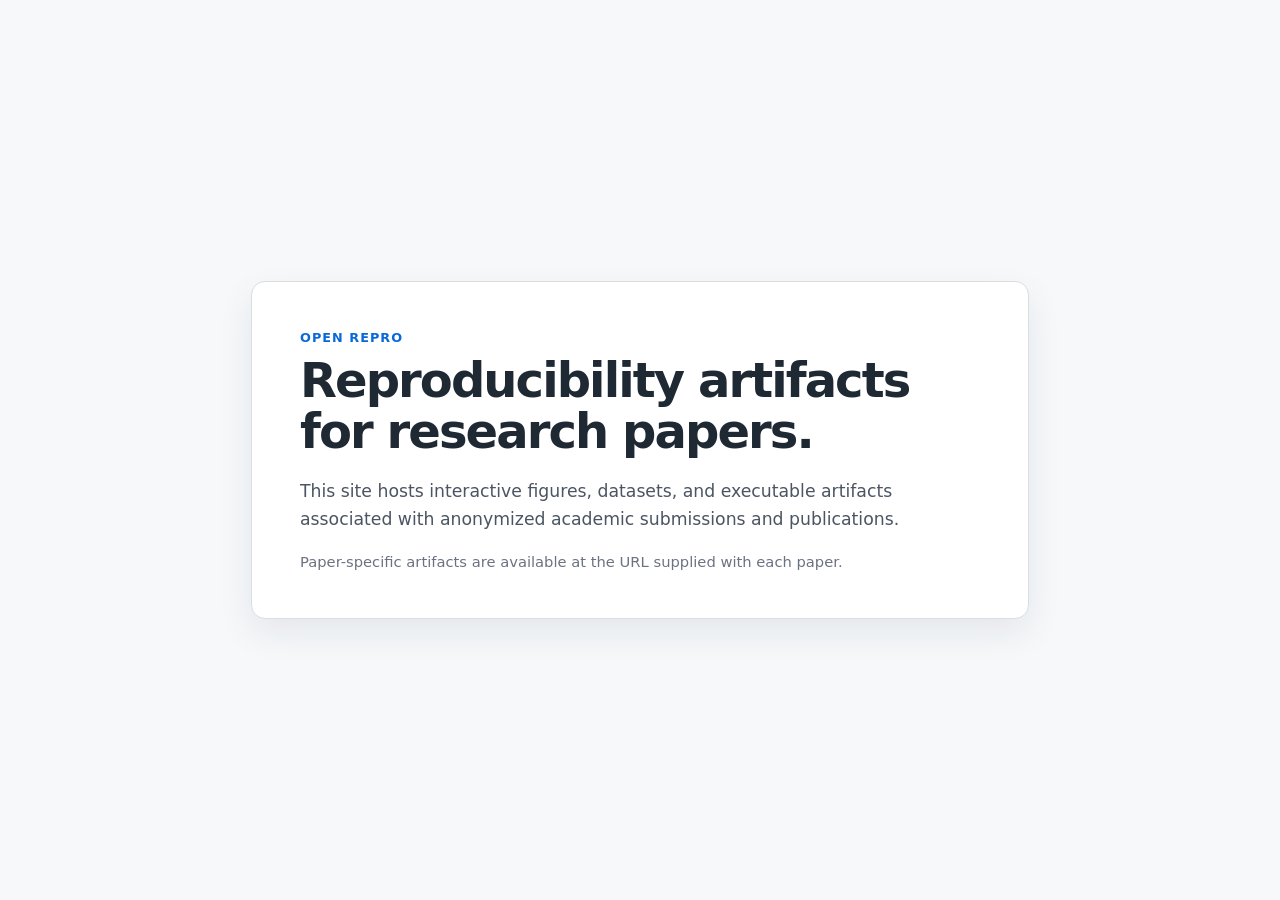
<file: index.html>
<!doctype html>
<html lang="en">
  <head>
    <meta charset="utf-8" />
    <meta name="viewport" content="width=device-width, initial-scale=1" />
    <title>Open Repro</title>
    <link rel="stylesheet" href="style.css" />
  </head>
  <body>
    <main>
      <p class="eyebrow">Open Repro</p>
      <h1>Reproducibility artifacts for research papers.</h1>
      <p class="lede">
        This site hosts interactive figures, datasets, and executable artifacts
        associated with anonymized academic submissions and publications.
      </p>
      <p class="note">
        Paper-specific artifacts are available at the URL supplied with each paper.
      </p>
    </main>
  </body>
</html>
</file>
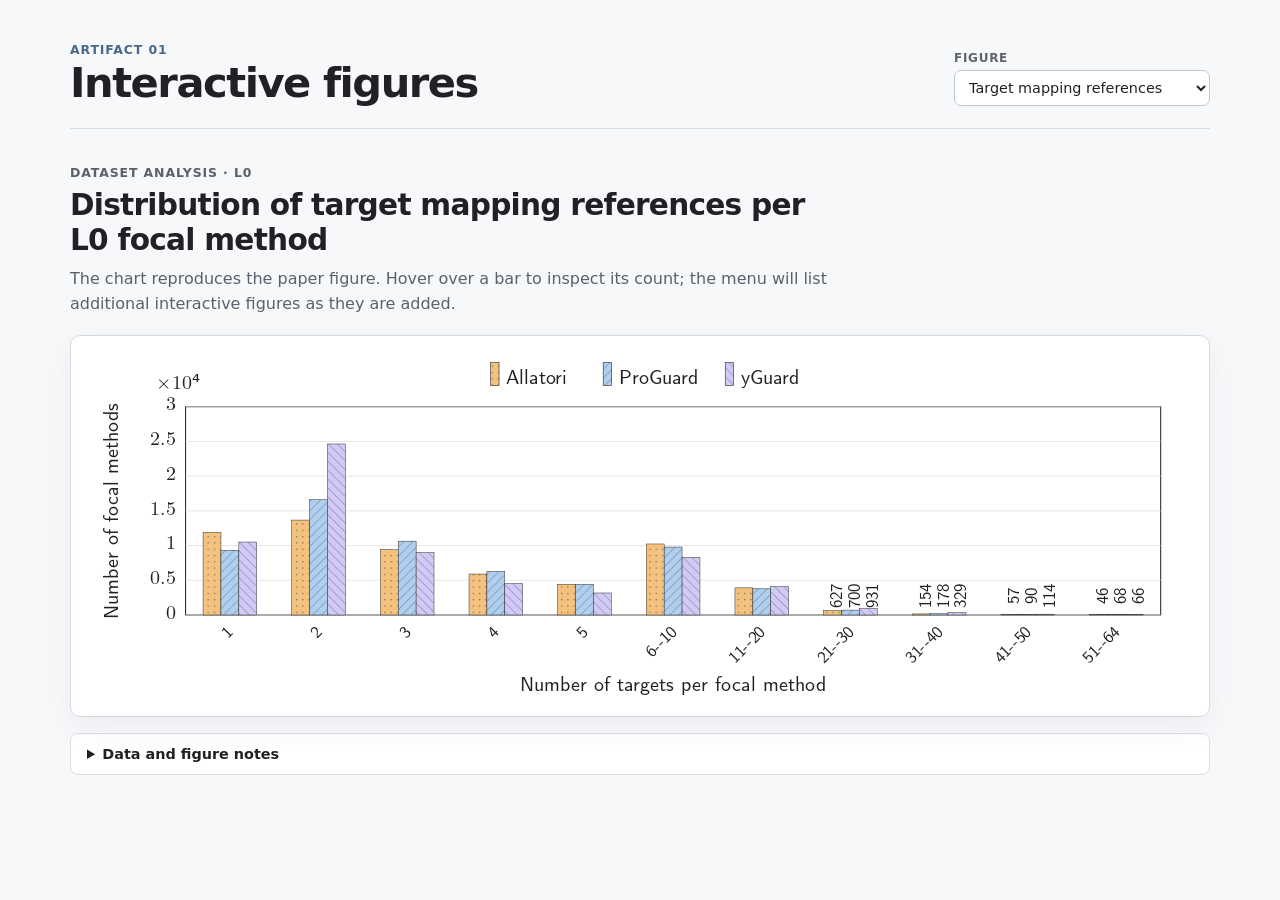
<file: artifact-01/index.html>
<!doctype html>
<html lang="en">
  <head>
    <meta charset="utf-8" />
    <meta name="viewport" content="width=device-width, initial-scale=1" />
    <title>Artifact 01 · Figures</title>
    <link rel="stylesheet" href="style.css" />
  </head>
  <body>
    <main class="page-shell">
      <header class="site-header">
        <div>
          <p class="eyebrow">Artifact 01</p>
          <h1>Interactive figures</h1>
        </div>
        <nav aria-label="Figure navigation">
          <label for="figure-menu">Figure</label>
          <select id="figure-menu">
            <option value="target-count-histogram" selected>Target mapping references</option>
          </select>
        </nav>
      </header>

      <section class="figure-intro">
        <p class="kicker">Dataset analysis · L0</p>
        <h2>Distribution of target mapping references per L0 focal method</h2>
        <p>
          The chart reproduces the paper figure. Hover over a bar to inspect its
          count; the menu will list additional interactive figures as they are added.
        </p>
      </section>

      <section class="chart-card" aria-label="Interactive grouped bar chart">
        <div id="chart" class="chart" aria-live="polite"></div>
        <div id="tooltip" class="tooltip" role="status" hidden></div>
      </section>

      <section class="details">
        <details>
          <summary>Data and figure notes</summary>
          <p>
            Each group shows focal methods with the stated number of target mappings.
            Allatori, ProGuard, and yGuard use the same values as the static paper figure.
          </p>
          <a href="data/target-count-histogram.csv">Download data (CSV)</a>
        </details>
      </section>
    </main>
    <script type="module" src="app.js?v=20260813c"></script>
  </body>
</html>
</file>
<file: style.css>
:root { color: #1f2933; background: #f6f8fa; font-family: Inter, ui-sans-serif, system-ui, sans-serif; }
body { margin: 0; display: grid; min-height: 100vh; place-items: center; }
main { width: min(680px, calc(100% - 48px)); padding: 48px; border: 1px solid #d8dee4; border-radius: 14px; background: #fff; box-shadow: 0 14px 35px rgba(31,41,51,.08); }
.eyebrow { margin: 0 0 10px; color: #0969da; font-size: .8rem; font-weight: 750; letter-spacing: .08em; text-transform: uppercase; }
h1 { margin: 0; font-size: clamp(2rem, 5vw, 3rem); line-height: 1.08; letter-spacing: -.04em; }
.lede { margin: 20px 0; color: #4b5563; font-size: 1.08rem; line-height: 1.6; }
.note { margin: 0; color: #6b7280; font-size: .92rem; }
</file>
<file: artifact-01/style.css>
:root {
  color: #202124;
  background: #f7f8fa;
  font-family: Inter, ui-sans-serif, system-ui, -apple-system, BlinkMacSystemFont, "Segoe UI", sans-serif;
}

@font-face {
  font-family: "Paper Sans";
  src: url("fonts/cmunss.otf") format("opentype");
  font-display: swap;
}

@font-face {
  font-family: "Paper Serif";
  src: url("fonts/cmunrm.otf") format("opentype");
  font-display: swap;
}

* { box-sizing: border-box; }
body { margin: 0; }
.page-shell { width: min(1140px, calc(100% - 44px)); margin: 0 auto; padding: 42px 0 64px; }
.site-header { display: flex; align-items: end; justify-content: space-between; gap: 20px; padding-bottom: 22px; border-bottom: 1px solid #d9dde3; }
.eyebrow, .kicker { margin: 0; color: #4a698a; font-size: .78rem; font-weight: 780; letter-spacing: .07em; text-transform: uppercase; }
h1 { margin: 4px 0 0; font-size: clamp(1.8rem, 4vw, 2.6rem); line-height: 1.08; letter-spacing: -.035em; }
nav { display: grid; gap: 5px; min-width: 245px; }
nav label { color: #5c6470; font-size: .75rem; font-weight: 750; text-transform: uppercase; letter-spacing: .06em; }
select { width: 100%; border: 1px solid #bfc7d0; border-radius: 7px; padding: 8px 30px 8px 10px; color: #202124; background: white; font: inherit; font-size: .9rem; }
.figure-intro { max-width: 760px; margin: 34px 0 18px; }
.figure-intro h2 { margin: 5px 0 8px; font-size: clamp(1.35rem, 3vw, 1.85rem); line-height: 1.18; letter-spacing: -.025em; }
.figure-intro p { margin: 0; color: #59616c; line-height: 1.6; }
.chart-card { position: relative; border: 1px solid #d6dbe1; border-radius: 10px; background: white; box-shadow: 0 10px 30px rgba(36, 42, 48, .055); overflow-x: auto; }
.chart { min-width: 760px; padding: 16px 22px 12px; }
.chart svg { display: block; width: 100%; height: auto; overflow: visible; }
.plot-bg { fill: #fff; stroke: #272727; stroke-width: 1; }
.grid { stroke: #ddd; stroke-width: .7; }
.x-tick { fill: #202124; font-family: "Paper Sans", sans-serif; font-size: 16px; }
.y-tick { fill: #202124; font-family: "Paper Serif", serif; font-size: 19px; }
.axis-title { fill: #202124; font-family: "Paper Sans", sans-serif; font-size: 19px; font-weight: 400; }
.scale-label { fill: #202124; font-family: "Paper Serif", serif; font-size: 19px; }
.legend-text { fill: #202124; font-family: "Paper Sans", sans-serif; font-size: 19px; font-weight: 400; }
.bar { stroke: #252525; stroke-width: .45; cursor: crosshair; }
.bar:hover { stroke-width: 1.6; filter: brightness(.94); }
.value { fill: #202124; font-family: "Paper Sans", sans-serif; font-size: 16px; font-weight: 400; }
.tooltip { position: fixed; z-index: 4; max-width: 240px; padding: 8px 10px; border-radius: 6px; color: white; background: #242424; box-shadow: 0 5px 18px rgba(0,0,0,.18); font-size: .8rem; line-height: 1.4; pointer-events: none; }
.details { margin-top: 16px; border: 1px solid #d9dde3; border-radius: 8px; background: white; padding: 12px 16px; }
summary { cursor: pointer; font-size: .9rem; font-weight: 700; }
.details p { margin: 10px 0 7px; color: #59616c; font-size: .88rem; line-height: 1.55; }
.details a { color: #1f5d96; font-size: .88rem; }

@media (max-width: 660px) {
  .page-shell { width: min(100% - 28px, 1140px); padding-top: 28px; }
  .site-header { align-items: start; flex-direction: column; }
  nav { width: 100%; }
}
</file>
